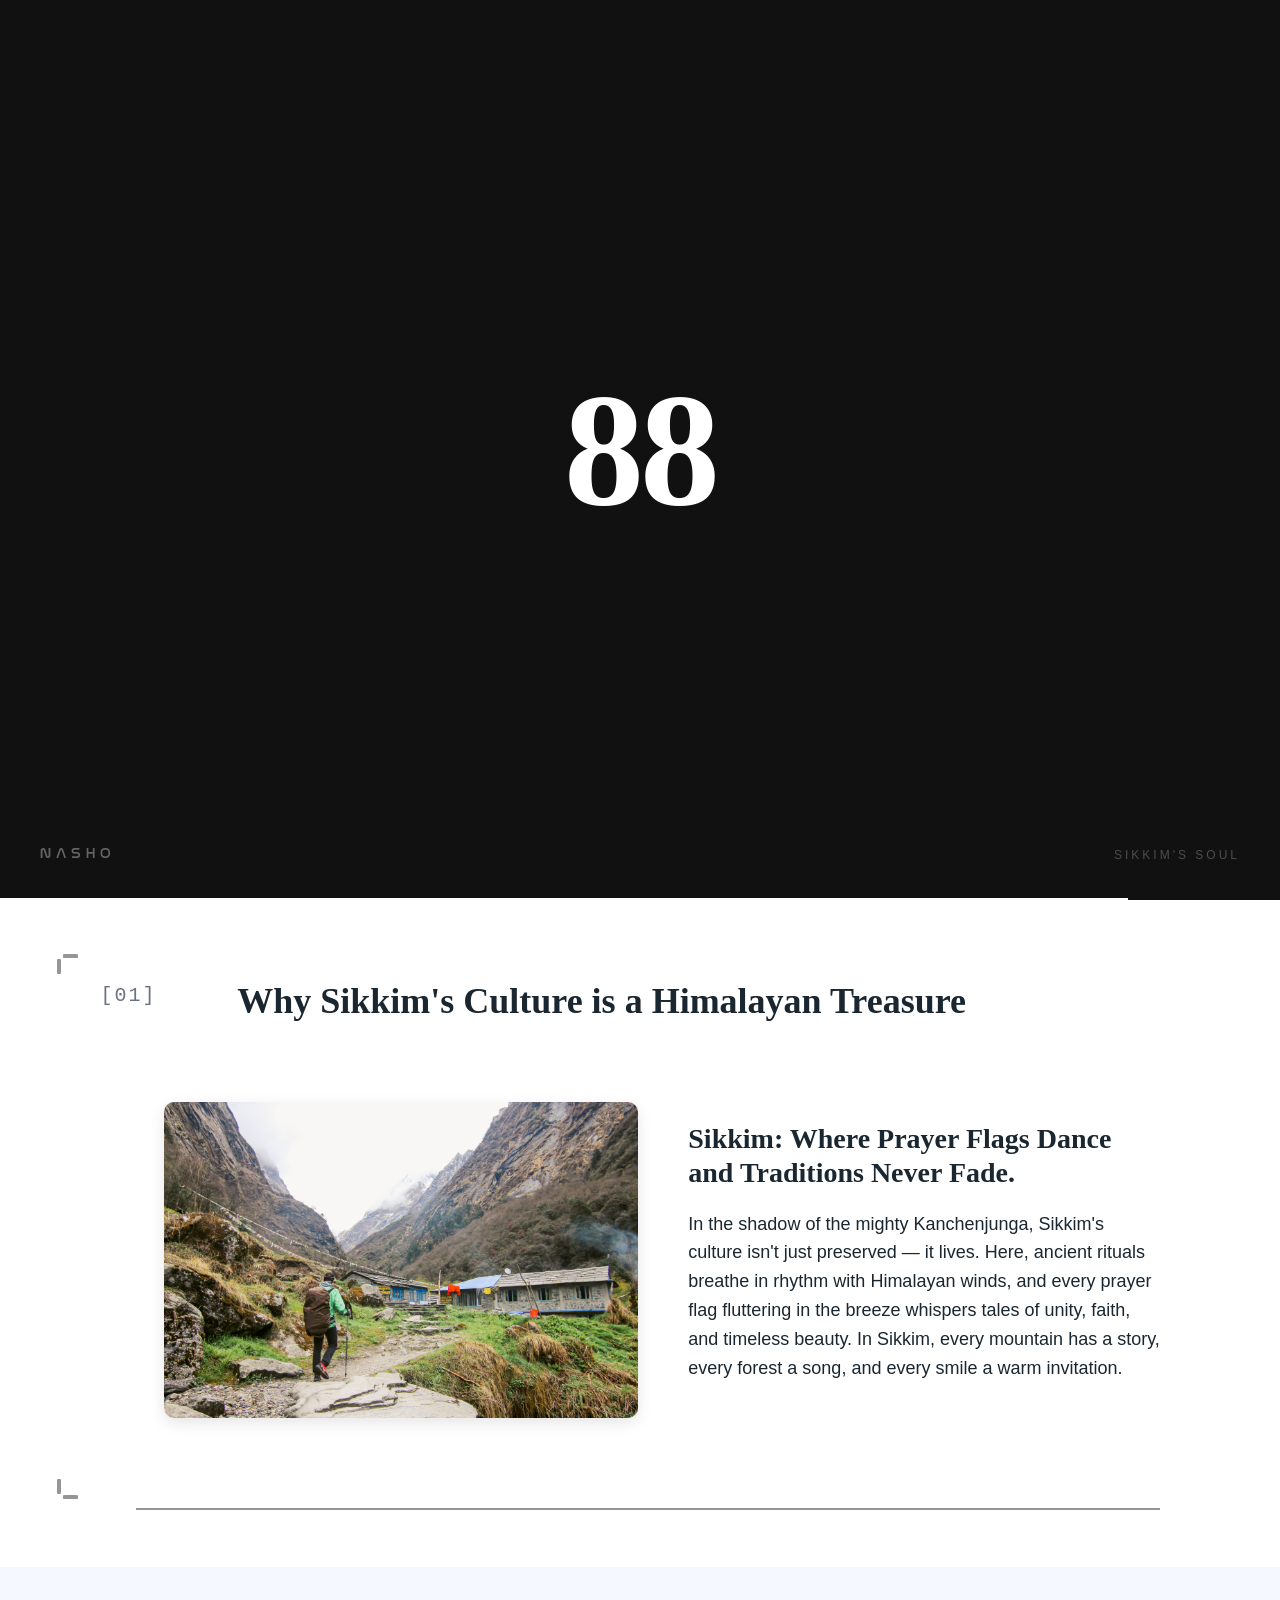
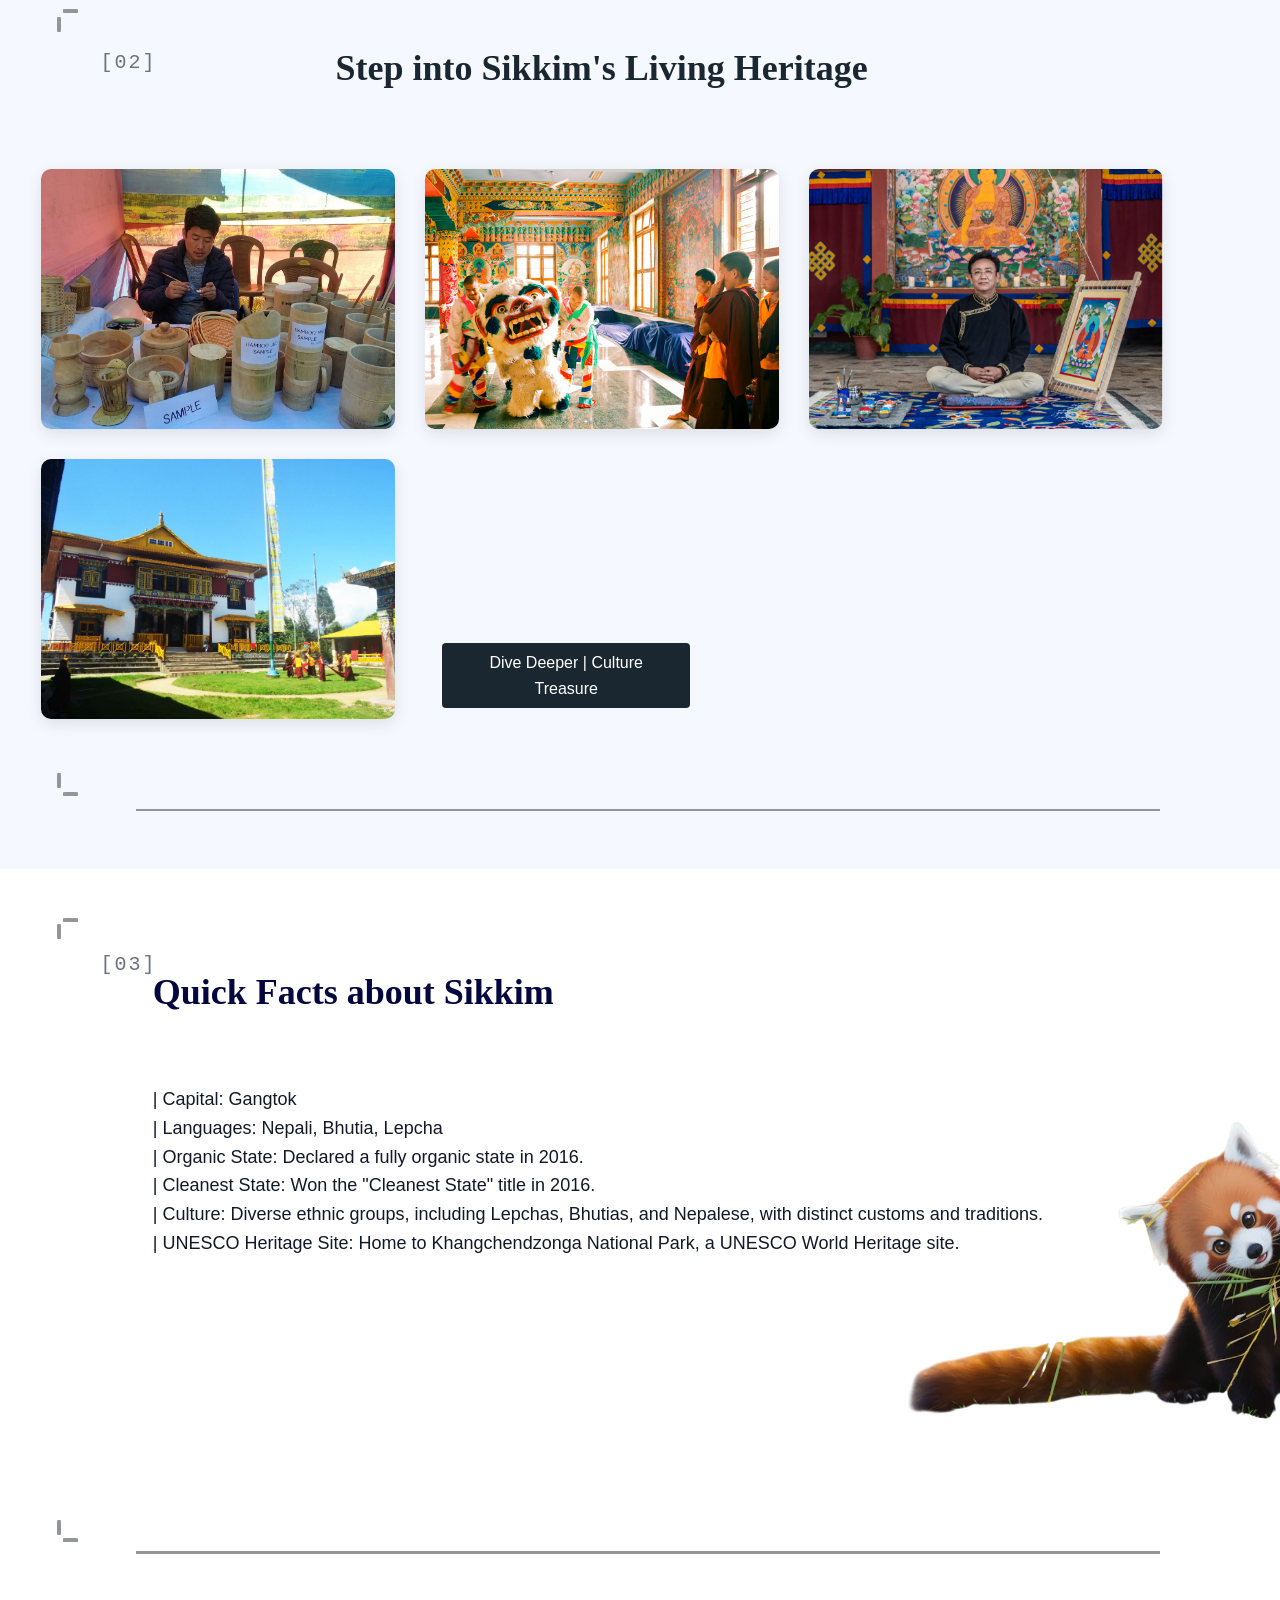
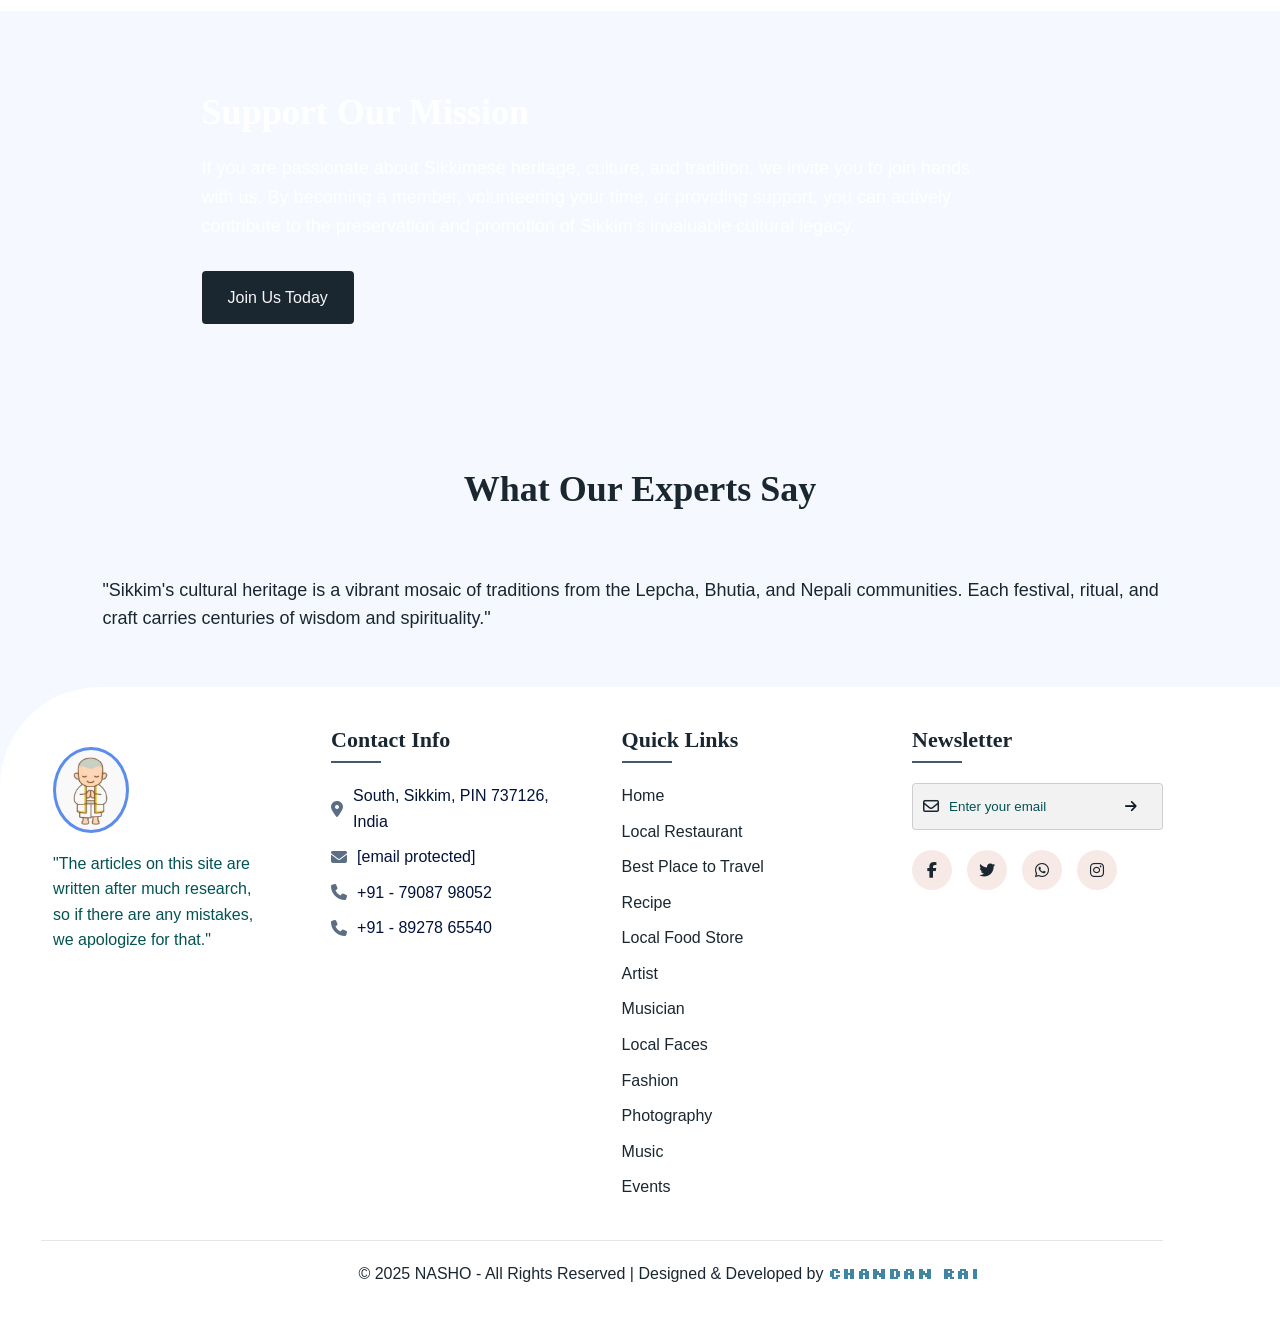
<file: index.html>
<!DOCTYPE html>
<html lang="en">

<head>
    <title>NASHO | Home</title>

    <meta charset="UTF-8">
    <meta name="viewport" content="width=device-width, initial-scale=1.0">
    <meta name="description" content="NASHO - Preserving and promoting Sikkimese heritage, culture, and tradition">

    <!-- Font Awesome -->
    <link rel="stylesheet" href="https://cdnjs.cloudflare.com/ajax/libs/font-awesome/6.4.0/css/all.min.css"
        integrity="sha512-iecdLmaskl7CVkqkXNQ/ZH/XLlvWZOJyj7Yy7tcenmpD1ypASozpmT/E0iPtmFIB46ZmdtAc9eNBvH0H/ZpiBw=="
        crossorigin="anonymous" referrerpolicy="no-referrer">
    <link href="https://fonts.googleapis.com/css2?family=Silkscreen&display=swap" rel="stylesheet">

    <!-- Custom CSS -->
    <link rel="stylesheet" href="index.css">
    <link rel="stylesheet" href="loader.css">
    <link rel="icon" href="./images/loco.png">
</head>

<body>

<!-- ===== LOADER ===== -->
<div id="loader">
    <div class="panel-top"></div>
    <div class="panel-bottom"></div>
    <span class="loader-count">0</span>
    <div class="loader-line"></div>
    <span class="loader-brand">NASHO</span>
    <span class="loader-tag">Sikkim's Soul</span>
</div>


    <!-- ===== NAVBAR ===== -->
    <nav class="navbar" id="navbar">
        <div class="logo">
            <h1>NASHO</h1>
        </div>

        <div class="menu-toggle" id="menuToggle">
            <span class="bar"></span>
            <span class="bar"></span>
            <span class="bar"></span>
        </div>

        <ul class="nav-links" id="navLinks">
            <li><a href="index.html" class="active">Home</a></li>

            <li class="dropdown">
                <a href="#">Places +</a>
                <ul class="dropdown-menu">
                    <li><a href="localresturant.html">Local Restaurant</a></li>
                    <li><a href="#">Best Place to Travel</a></li>
                </ul>
            </li>

            <li class="dropdown">
                <a href="#">Food +</a>
                <ul class="dropdown-menu">
                    <li><a href="#">Recipe</a></li>
                    <li><a href="#">Local Food Store</a></li>
                </ul>
            </li>

            <li class="dropdown">
                <a href="#">People +</a>
                <ul class="dropdown-menu">
                    <li><a href="#">Artist</a></li>
                    <li><a href="#">Musician</a></li>
                    <li><a href="#">Local Faces</a></li>
                </ul>
            </li>
            <li class="dropdown">
                <a href="#">Art +</a>
                <ul class="dropdown-menu">
                    <li><a href="#">Fashion</a></li>
                    <li><a href="#">Photography</a></li>
                    <li><a href="#">Music</a></li>
                    <li><a href="#">Events</a></li>
                </ul>
            </li>

            <li><a href="about.html">About Us</a></li>
            <li><a href="#">Explore Cultures</a></li>
        </ul>
    </nav>

    <!-- ===== HERO ===== -->
    <header class="hero" id="home">
        <div class="container">
            <div class="hero-content">
                <h1>Discover. Sikkim's. Soul</h1>
                <p>Where Monasteries Whisper and Festivals Roar.</p>
                <a href="#" class="btn btn-outline">Explore Sikkim's Soul</a>
            </div>
        </div>
    </header>

    <!-- ===== ABOUT SECTION ===== -->
    <section class="about-section" id="about">
        <div class="container">

            <section class="corner-section">
                <div class="c-tl-h"></div>
                <div class="c-tl-v"></div>
                <div class="c-tr-h"></div>
                <div class="c-tr-v"></div>
                <span class="section-idx">[01]</span>


                <div class="section-header">
                    <h2>Why Sikkim's Culture is a Himalayan Treasure</h2>
                </div>
                <div class="about-content">
                    <div class="about-image">
                        <img src="images/ab-sik.jpg" loading="lazy" alt="Sikkimese Festival">
                    </div>
                    <div class="about-text">
                        <h3>Sikkim: Where Prayer Flags Dance and Traditions Never Fade.</h3>
                        <p>In the shadow of the mighty Kanchenjunga, Sikkim's culture isn't just preserved — it lives.
                            Here, ancient rituals breathe in rhythm with Himalayan winds, and every prayer flag
                            fluttering in the breeze whispers tales of unity, faith, and timeless beauty. In Sikkim,
                            every mountain has a story, every forest a song, and every smile a warm invitation.</p>
                    </div>
                </div>

                <div class="c-bl-h"></div>
                <div class="c-bl-v"></div>
                <div class="c-br-h"></div>
                <div class="c-br-v"></div>
                <hr class="vu">
            </section>

        </div>
    </section>

    <!-- ===== CULTURE SECTION ===== -->
    <section class="culture-section">
        <div class="container">

            <section class="corner-section">
                <div class="c-tl-h"></div>
                <div class="c-tl-v"></div>
                <div class="c-tr-h"></div>
                <div class="c-tr-v"></div>
                <span class="section-idx">[02]</span>

                <div class="section-header">
                    <h2>Step into Sikkim's Living Heritage</h2>
                </div>
                <div class="festivals-grid">
                    <div class="festival-card">
                        <div class="festival-image">
                            <img src="images/buuq.png" alt="Bamboo Weaving">
                            <div class="overlay">
                                <h4>Meet the Guardians of the Himalayas</h4>
                            </div>
                        </div>
                    </div>

                    <div class="festival-card">
                        <div class="festival-image">
                            <img src="images/loshar.jpg" alt="Losar Festival">
                            <div class="overlay">
                                <h4>Celebrate Losar with Zeal and Enthusiasm.</h4>
                            </div>
                        </div>
                    </div>

                    <div class="festival-card">
                        <div class="festival-image">
                            <img src="images/thangka.png" alt="Thangka Painting">
                            <div class="overlay">
                                <h4>Art Born from Devotion and Skill.</h4>
                            </div>
                        </div>

                    </div>

                    <div class="festival-card">
                        <div class="festival-image">
                            <img src="images/pemayangtse.jpg" alt="Pemayangtse Monastery">
                            <div class="overlay">
                                <h4>Where Spirituality Touches the Sky.</h4>
                            </div>
                        </div>
                    </div>

                    <a href="#" class="cul-bbt">Dive Deeper | Culture Treasure</a>
                </div>

                <div class="c-bl-h"></div>
                <div class="c-bl-v"></div>
                <div class="c-br-h"></div>
                <div class="c-br-v"></div>
                <hr class="vu">
            </section>


        </div>
    </section>

    <!-- ===== QUICK FACTS ===== -->
    <section class="fact-section">
        <div class="container">

            <section class="corner-section">
                <div class="c-tl-h"></div>
                <div class="c-tl-v"></div>
                <div class="c-tr-h"></div>
                <div class="c-tr-v"></div>
                <span class="section-idx">[03]</span>

                <div class="sikkim-fact">

                    <h2>Quick Facts about Sikkim</h2>
                    <p>
                        | Capital: Gangtok<br>
                        | Languages: Nepali, Bhutia, Lepcha<br>
                        | Organic State: Declared a fully organic state in 2016.<br>
                        | Cleanest State: Won the "Cleanest State" title in 2016.<br>
                        | Culture: Diverse ethnic groups, including Lepchas, Bhutias, and Nepalese, with distinct
                        customs and traditions.<br>
                        | UNESCO Heritage Site: Home to Khangchendzonga National Park, a UNESCO World Heritage site.
                    </p>
                    <img src="images/popp.png" alt="Sikkim illustration">
                    <div class="c-bl-h"></div>
                    <div class="c-bl-v"></div>
                    <div class="c-br-h"></div>
                    <div class="c-br-v"></div>
                </div><!-- end .sikkim-fact -->
                <hr class="vu">
            </section>

        </div>
        </div>
    </section>

    <!-- ===== SUPPORT SECTION ===== -->
    <section class="support-section">
        <div class="container">
            <div class="support-content">
                <h2>Support Our Mission</h2>
                <p>If you are passionate about Sikkimese heritage, culture, and tradition, we invite you to join hands
                    with us. By becoming a member, volunteering your time, or providing support, you can actively
                    contribute to the preservation and promotion of Sikkim's invaluable cultural legacy.</p>
                <a href="members.html" class="btn btn-primary">Join Us Today</a>
            </div>
        </div>
    </section>

    <!-- ===== EXPERTS SECTION ===== -->
    <section class="experts">
        <div class="exp-container">
            <h2>What Our Experts Say</h2>
            <p>"Sikkim's cultural heritage is a vibrant mosaic of traditions from the Lepcha, Bhutia, and Nepali
                communities. Each festival, ritual, and craft carries centuries of wisdom and spirituality."</p>
        </div>
    </section>

    <!-- ===== FOOTER ===== -->
    <footer class="footer" id="contact">
        <div class="container">
            <div class="footer-content">
                <div class="footer-about">
                    <img src="images/cute-monk.png" alt="NASHO Logo" class="footer-logo">
                    <p>"The articles on this site are written after much research, so if there are any mistakes, we
                        apologize for that."</p>
                </div>

                <div class="footer-contact">
                    <h3>Contact Info</h3>
                    <p><i class="fas fa-map-marker-alt"></i> South, Sikkim, PIN 737126, India</p>
                    <p><i class="fas fa-envelope"></i> <a href="/cdn-cgi/l/email-protection" class="__cf_email__" data-cfemail="05666d646b61646b6e6d64696c6b6232456268646c692b666a68">[email&#160;protected]</a></p>
                    <p><i class="fas fa-phone"></i> +91 - 79087 98052</p>
                    <p><i class="fas fa-phone"></i> +91 - 89278 65540</p>
                </div>

                <div class="footer-links">
                    <h3>Quick Links</h3>
                    <ul>
                        <li><a href="#home">Home</a></li>
                        <li><a href="localresturant.html">Local Restaurant</a></li>
                        <li><a href="blog.html">Best Place to Travel</a></li>
                        <li><a href="members.html">Recipe</a></li>
                        <li><a href="#contact">Local Food Store</a></li>
                        <li><a href="#contact">Artist</a></li>
                        <li><a href="#contact">Musician</a></li>
                        <li><a href="#contact">Local Faces</a></li>
                        <li><a href="#contact">Fashion</a></li>
                        <li><a href="#contact">Photography</a></li>
                        <li><a href="#contact">Music</a></li>
                        <li><a href="#contact">Events</a></li>
                    </ul>
                </div>

                <div class="footer-newsletter">
                    <h3>Newsletter</h3>
                    <div class="newsletter-form">
                        <div class="input-group">
                            <i class="far fa-envelope"></i>
                            <input type="email" placeholder="Enter your email">
                            <button type="button"><i class="fas fa-arrow-right"></i></button>
                        </div>
                    </div>
                    <div class="social-icons">
                        <a href="#"><i class="fab fa-facebook-f"></i></a>
                        <a href="#"><i class="fab fa-twitter"></i></a>
                        <a href="https://wa.me/qr/OTBWY7E7E6YRA1"><i class="fab fa-whatsapp"></i></a>
                        <a href="https://www.instagram.com/_drunken_dancer?igsh=MnBhcXJ0ZGpoZGY0"><i
                                class="fab fa-instagram"></i></a>
                    </div>
                </div>
            </div>

            <div class="footers-bottom">
                <p>&copy; 2025 NASHO - All Rights Reserved | Designed & Developed by <a href="#"><span class="dev-credit">Chandan Rai</span></a></p>
                
            </div>
        </div>
    </footer>

    <!-- ===== JAVASCRIPT ===== -->

    <script src="loader.js"></script>
    
     <script>
        // Mobile Menu Toggle
        const menuToggle = document.getElementById('menuToggle');
        const navLinks = document.getElementById('navLinks');

        menuToggle.addEventListener('click', () => {
            navLinks.classList.toggle('active');
            menuToggle.classList.toggle('active');
        });

        // Close mobile menu when clicking a link, except for dropdown toggles
        document.querySelectorAll('.nav-links a').forEach(link => {
            link.addEventListener('click', (e) => {
                // If the link has a dropdown menu next to it
                if (link.nextElementSibling && link.nextElementSibling.classList.contains('dropdown-menu')) {
                    e.preventDefault();

                    // Close other active dropdowns
                    document.querySelectorAll('.dropdown.active').forEach(d => {
                        if (d !== link.parentElement) d.classList.remove('active');
                    });

                    link.parentElement.classList.toggle('active');
                    return; // Do not close the mobile menu
                }

                navLinks.classList.remove('active');
                menuToggle.classList.remove('active');
            });
        });

        // Close dropdowns if clicked outside
        document.addEventListener('click', (e) => {
            if (!e.target.closest('.dropdown')) {
                document.querySelectorAll('.dropdown.active').forEach(dropdown => {
                    dropdown.classList.remove('active');
                });
            }
        });

        // Navbar scroll effect
        window.addEventListener('scroll', () => {
            const navbar = document.querySelector('.navbar');
            navbar.classList.toggle('scrolled', window.scrollY > 50);
        });
    </script>

</body>

</html>
</file>
<file: index.css>
/* ===== GLOBAL STYLES ===== */
:root {
    --primary-color: #044d22;
    --secondary-color: #03073d;
    --accent-color: #2e7ab8;
    --light-color: #f5f9ff;
    --dark-color: #111827;
    --gray-color: #6b7280;
    --overlay-color: rgba(3, 7, 61, 0.7);

    --bg-body: #f5f9ff;
    --bg-section: #ffffff;
    --bg-section-alt: #f5f9ff;
    --bg-footer: #ffffff;
    --bg-footer-about: #f5f9ff;
    --text-main: #111827;
    --text-muted: #035353;
    --text-heading: #03073d;
    --card-bg: #ffffff;
    --input-bg: rgba(0, 0, 0, 0.05);
    --input-border: rgba(0, 0, 0, 0.15);
    --input-color: #111827;
    --border-color: rgba(0, 0, 0, 0.1);

    --heading-font: 'Playfair Display', serif;
    --body-font: 'Poppins', sans-serif;

    --container-width: 1200px;
    --section-spacing: 8rem;
}

* {
    margin: 0;
    padding: 0;
    box-sizing: border-box;
}

html {
    scroll-behavior: smooth;
    font-size: 62.5%;
}

body {
    font-family: var(--body-font);
    font-size: 1.6rem;
    line-height: 1.6;
    color: var(--text-main);
    background-color: var(--bg-body);
    overflow-x: hidden;
}

h1,
h2,
h3,
h4,
h5,
h6 {
    font-family: var(--heading-font);
    font-weight: 700;
    line-height: 1.2;
    margin-bottom: 1.5rem;
    color: var(--text-heading);
}

h1 {
    font-size: 4.8rem;
}

h2 {
    font-size: 3.6rem;
    margin-bottom: 7%;
}

h3 {
    font-size: 2.8rem;
}

h4 {
    font-size: 2.2rem;
}

p {
    margin-bottom: 1.5rem;
}

img {
    max-width: 100%;
    height: auto;
    display: block;
}

ul {
    list-style: none;
}

a {
    text-decoration: none;
    color: inherit;
    transition: all 0.3s ease;
}

.container {
    width: 90%;
    max-width: var(--container-width);
    margin: 0 auto;
    padding: 0 1.5rem;
    margin-left: 2%;
}

.section-header {
    text-align: center;
    margin-bottom: 4rem;
}

.divider {
    height: 0.4rem;
    width: 6rem;
    background-color: var(--primary-color);
    margin: 2rem auto;
    border-radius: 2px;
}

/* ===== BUTTONS ===== */
.btn {
    display: inline-block;
    padding: 1.2rem 2.4rem;
    font-size: 1.6rem;
    font-weight: 500;
    border-radius: 0.4rem;
    cursor: pointer;
    transition: all 0.3s ease;
    text-align: center;
}

.btn-primary {
    background-color: #1A2730;
    color: #f7f4f7;
    border: 2px solid #1A2730;
}

.btn-primary:hover {
    background-color: transparent;
    color: #fff;
}

.btn-secondary {
    background-color: transparent;
    color: var(--primary-color);
    border: 2px solid var(--primary-color);
}

.btn-secondary:hover {
    background-color: var(--primary-color);
    color: white;
}

.btn-outline {
    background-color: transparent;
    color: white;
    border: 1px solid white;
}

.btn-outline:hover {
    background-color: white;
    color: var(--primary-color);
}

.text-link {
    color: var(--accent-color);
    font-weight: 500;
    position: relative;
    padding-bottom: 0.2rem;
}

.text-link::after {
    content: '';
    position: absolute;
    bottom: 0;
    left: 0;
    width: 0;
    height: 1px;
    background-color: var(--accent-color);
    transition: width 0.3s ease;
}

.text-link:hover::after {
    width: 100%;
}

/* ===== CORNER BLINK ANIMATIONS ===== */
@keyframes blink-tl {
    0%, 100% { opacity: 1; }
    50%       { opacity: 0; }
}
@keyframes blink-tr {
    0%, 100% { opacity: 1; }
    50%       { opacity: 0; }
}
@keyframes blink-bl {
    0%, 100% { opacity: 1; }
    50%       { opacity: 0; }
}
@keyframes blink-br {
    0%, 100% { opacity: 1; }
    50%       { opacity: 0; }
}

/* Divider of section */
.corner-section {
    position: relative;
}

/* Top-left  */
.c-tl-h {
    position: absolute;
    top: -5%;
    left: 2%;
    width: 15px;
    height: 4px;
    background: #939596;
    border-radius: 15%;
    animation: blink-tl 1.1s ease-in-out infinite;
}

.c-tl-v {
    position: absolute;
    top: -4%;
    left: 1.5%;
    width: 4px;
    height: 15px;
    background: #939596;
    border-radius: 15%;
    animation: blink-tl 1.1s ease-in-out infinite;
}

/* Top-right */
.c-tr-h {
    position: absolute;
    top: -5%;
    right: -20%;
    width: 15px;
    height: 4px;
    background: #939596;
    border-radius: 15%;
    animation: blink-tr 1.7s ease-in-out infinite;
}

.c-tr-v {
    position: absolute;
    top: -4%;
    right: -20.5%;
    width: 4px;
    height: 15px;
    background: #939596;
    border-radius: 15%;
    animation: blink-tr 1.7s ease-in-out infinite;
}

/* Bottom-left */
.c-bl-h {
    position: absolute;
    bottom: 2%;
    left: 2%;
    width: 15px;
    height: 4px;
    background: #939596;
    border-radius: 15%;
    animation: blink-bl 2.3s ease-in-out infinite;
}

.c-bl-v {
    position: absolute;
    bottom: 3%;
    left: 1.5%;
    width: 4px;
    height: 15px;
    background: #939596;
    border-radius: 15% ;
    animation: blink-bl 2.3s ease-in-out infinite;
}

/* Bottom-right */
.c-br-h {
    position: absolute;
    bottom: 2%;
    right: -20%;
    width: 15px;
    height: 4px;
    background: #939596;
    border-radius: 15%;
    animation: blink-br 1.5s ease-in-out infinite;
}

.c-br-v {
    position: absolute;
    bottom: 3%;
    right: -20.5%;
    width: 4px;
    height: 15px;
    background: #939596;
    border-radius: 15%;
    animation: blink-br 1.5s ease-in-out infinite;
}

/* Section index label [ 01 ] */
.section-idx {
    position: absolute;
    top: 0 ;
    left: 60px;
    font-size: 2rem;
    color: var(--gray-color);
    letter-spacing: 2px;
    font-family: monospace;
}

/* horizantel line*/
.vu {
    display: block;
    margin-left: 8.5%;
    margin-right: auto;
    margin-top: 8%;
    width: 80vw;
    height: 2.2px;
    border: none;
    background-color: #939596;
    margin-bottom: -2%;
}
/* ===== NAVBAR ===== */
.navbar {
    display: flex;
    justify-content: space-between;
    align-items: center;
    padding: 0.5rem 5%;
    position: fixed;
    top: 0;
    left: 0;
    right: 0;
    z-index: 1000;
    background-color: #292727;
    transition: background-color 0.3s ease, box-shadow 0.3s ease;
}

.navbar.scrolled {
    box-shadow: 0 5px 10px rgba(0, 0, 0, 0.5);
    background-color: rgba(39, 38, 38, 0.95);
    opacity: 0.95;
}

.navbar.scrolled h1 {
    color: #ffffff;
}

.navbar.scrolled .nav-links a {
    color: #ffffff;
}

@font-face {
    font-family: 'Nasalization';
    src: url('fonts/nasalization\ rg.ttf') format('woff2');
}

.logo h1 {
    color: #ffffff;
    padding-left: 5rem;
    padding-top: 2rem;
    font-size: 3rem;
    font-family: 'Nasalization';
}

.nav-links {
    display: flex;
    gap: 2rem;
    padding-right: 5%;
}

.nav-links a {
    color: #ffffff;
    font-size: 2.1rem;
    font-weight: 520;
    padding: 0.5rem 1rem;
    position: relative;
    transition: all 0.3s ease;
}

.nav-links a:hover {
    color: rgb(6, 86, 59);
}

.nav-scroll-link.active {
    color: rgb(6, 86, 59) !important;
}

.nav-scroll-link::after {
    content: '';
    position: absolute;
    bottom: 0;
    left: 50%;
    transform: translateX(-50%);
    width: 0;
    height: 2px;
    background-color: rgb(6, 86, 59);
    transition: width 0.3s ease;
}

.nav-scroll-link.active::after,
.nav-scroll-link:hover::after {
    width: 80%;
}

/* ===== DROPDOWN ===== */
.dropdown {
    position: relative;
}

.dropdown-menu {
    display: none;
    position: absolute;
    background-color: rgb(0, 0, 0);
    box-shadow: 0 8px 16px rgba(0, 0, 0, 0.1);
    min-width: 200px;
    padding: 1rem 0;
    border-radius: 10px;
    top: 100%;
    left: 0;
    z-index: 1000;
}

.dropdown-menu li a {
    display: block;
    padding: 0.8rem 1.5rem;
    color: #fffdfd;
    white-space: nowrap;
    text-decoration: none;
    transition: background-color 0.2s ease;
}

.dropdown-menu li a:hover {
    background-color: #151615;
}

.dropdown.active .dropdown-menu {
    display: block;
}

/* ===== MENU TOGGLE ===== */
.menu-toggle {
    display: none;
    flex-direction: column;
    justify-content: space-between;
    width: 3rem;
    height: 2.1rem;
    cursor: pointer;
}

.menu-toggle .bar {
    width: 100%;
    height: 3px;
    background-color: #ffffff;
    border-radius: 3px;
    transition: all 0.3s ease;
}

/* ===== HERO ===== */
.hero {
    height: 100vh;
    background-image: linear-gradient(rgba(22, 26, 41, 0.7), rgba(4, 9, 30, 0.7)), url(images/fas.jpg);
    background-attachment: fixed;
    background-position: center;
    background-size: cover;
    position: relative;
    color: white;
    display: flex;
    align-items: center;
}

.hero-content {
    text-align: center;
    padding-top: 10%;
    padding-left: 25%;
}


@font-face {
    font-family: 'Nasalization';
    src: url('fonts/nasalization\ rg.ttf') format('woff2');
}

.logo h1 {
    color: #ffffff;
    padding-left: 5rem;
    padding-top: 2rem;
    font-size: 3rem;
    font-family: 'Nasalization';
}

.hero h1{
    font-size: 6.5rem;
    letter-spacing: 5px;
    font-weight: 900;
    color: #fff;
}

.hero-content p {
    font-size: 2.4rem;
    margin-bottom: 3rem;
}

/* ===== ABOUT SECTION ===== */
.about-section {
    padding: var(--section-spacing) 0;
    background-color: var(--bg-section);
 
}

.about-content {
    display: grid;
    grid-template-columns: 1fr 1fr;
    gap: 5rem;
    align-items: center;
    margin-left: 11%;
}

.about-image img {
    border-radius: 1rem;
    box-shadow: 0 5px 15px rgba(0, 0, 0, 0.1);
}

.section-header h2 {
    text-align: center;
    margin-left: 0%;
    margin-top: 0%;
    color: #1A2730;
}

.about-text h3 {
    margin-bottom: 2rem;
    color: #1A2730;
}

.about-text p {
    font-size: 1.8rem;
    color: #1A2730;
}

/* ===== CULTURE SECTION ===== */
.culture-section {
    padding: var(--section-spacing) 0;
    background-color: var(--bg-section-alt);
    
}

.cul-bbt {
    color: #fff;
    background-color: #1A2730;
    margin-left: 5%;
    display: inline-block;
    padding: 0.7rem 2rem;
    height: 6.5rem;
    font-size: 1.6rem;
    font-weight: 500;
    border-radius: 0.4rem;
    cursor: pointer;
    transition: all 0.3s ease;
    text-align: center;
    margin-top: 52%;
    margin-right: 25%;
}

.cul-bbt:hover {
    background-color: transparent;
    color: #1A2730;
    border: 2px solid #45586C;
}

.festivals-grid {
    display: grid;
    grid-template-columns: repeat(auto-fit, minmax(30rem, 1fr));
    gap: 3rem;
    margin-top: 5rem;
}

.festival-card {
    overflow: hidden;
    border-radius: 1rem;
    box-shadow: 0 5px 15px rgba(0, 0, 0, 0.1);
    transition: transform 0.3s ease, box-shadow 0.3s ease;
}

.festival-card:hover {
    transform: translateY(-5px);
}

.festival-image {
    position: relative;
    height: 26rem;
    overflow: hidden;
    cursor: pointer;
}

.festival-image img {
    width: 100%;
    height: 100%;
    object-fit: cover;
    transition: transform 0.5s ease;
}

.festival-card:hover .festival-image img {
    transform: scale(1.1);
}

.overlay {
    position: absolute;
    top: 0;
    left: 0;
    width: 100%;
    height: 100%;
    background: linear-gradient(to top, rgba(0, 0, 0, 0.8), transparent);
    display: flex;
    flex-direction: column;
    justify-content: flex-end;
    align-items: center;
    padding: 2rem;
    opacity: 0;
    transition: opacity 0.3s ease;
}

.festival-card:hover .overlay {
    opacity: 1;
}

.overlay h4 {
    color: white;
    margin-bottom: 1.5rem;
}

/* ===== QUICK FACTS ===== */
.fact-section {
    padding: var(--section-spacing) 0;
    background-color: var(--bg-section);
}

.sikkim-fact {
    margin-left: 10%;
}

.sikkim-fact{
    padding-top: 2%;
}
.sikkim-fact p {
    margin-top: 0%;
    font-size: 1.8rem;
    margin-right: 9%;
    color: var(--text-main);
    height: 21vh;
}

.sikkim-fact img {
    height: 45vh;
    margin-left: 64%;
    margin-top: -23%;
}


/* ===== SUPPORT SECTION ===== */
.support-section {
    padding: var(--section-spacing) 0;
    background-image: linear-gradient(rgba(110, 111, 114, 0.8), rgba(124, 125, 128, 0.8)), url(images/look.jpg);
    background-attachment: fixed;
    background-position: center;
    background-size: cover;
    color: white;
}

.support-content {
    max-width: 80rem;
    margin: 0 auto;
    text-align: left;
}

.support-content h2 {
    color: white;
    margin-bottom: 2rem;
}

.support-content p {
    font-size: 1.8rem;
    margin-bottom: 3rem;
}

/* ===== EXPERT SECTION ===== */
.experts {
    background-color: var(--bg-section-alt);
    padding-bottom: 3%;
}

.exp-container h2 {
    text-align: center;
    padding-top: 5%;
    color: #1A2730;
}

.exp-container p {
    text-align: left;
    padding-left: 8%;
    padding-right: 8%;
    font-size: 1.8rem;
    margin-top: -2%;
    color: #1A2730;
}

/* ===== FOOTER ===== */
.footer {
    background-color: var(--bg-footer);
    color: #1A2730;
    padding: 4rem 0 2rem;
    border-top-left-radius: 10rem;
}

.footer-content {
    display: grid;
    grid-template-columns: repeat(auto-fit, minmax(25rem, 1fr));
    gap: 4rem;
    margin-bottom: 4rem;
}

.footer-about {
    padding: 2rem 2rem 2rem 5%;
    border-radius: 1rem 0 0 0;
}

.footer-logo {
    height: 20%;
    width: 35%;
    background-color: #f9f9fa;
    border-radius: 50%;
    border: 3px solid rgb(92, 141, 237);
    margin-bottom: 8%;
}

.footer-about p {
    color: var(--text-muted);
}

.footer h3 {
    color: #1A2730;
    font-size: 2.2rem;
    margin-bottom: 2rem;
    position: relative;
    padding-bottom: 1rem;
}

.footer h3::after {
    content: '';
    position: absolute;
    bottom: 0;
    left: 0;
    width: 5rem;
    height: 2px;
    background-color: #45586C;
}

.footer-contact p {
    margin-bottom: 1rem;
    display: flex;
    align-items: center;
    gap: 1rem;
    color: #02123a;
}

.footer-contact p i {
    color: #5c6e83;
}

.footer-links ul {
    display: flex;
    flex-direction: column;
    gap: 1rem;
}

.footer-links a:hover {
    color: var(--primary-color);
    margin-left: 0.5rem;
}

.newsletter-form {
    margin-bottom: 2rem;
}

.input-group {
    display: flex;
    align-items: center;
    background-color: var(--input-bg);
    padding: 1rem;
    border-radius: 0.4rem;
    border: 1px solid var(--input-border);
}

.input-group i {
    margin-right: 1rem;
}

.input-group input {
    background: transparent;
    border: none;
    outline: none;
    color: var(--input-color);
    width: 100%;
}

.input-group input::placeholder {
    color: var(--text-muted);
}

.input-group button {
    background: transparent;
    border: none;
    color: var(--input-color);
    cursor: pointer;
    padding: 0.5rem;
}

.social-icons {
    display: flex;
    gap: 1.5rem;
    margin-top: 2rem;
}

.social-icons a {
    display: flex;
    align-items: center;
    justify-content: center;
    width: 4rem;
    height: 4rem;
    background-color: rgba(177, 48, 12, 0.1);
    border-radius: 50%;
    transition: all 0.3s ease;
}

.social-icons a:hover {
    background-color: #B0CEE2;
    transform: translateY(-3px);
}

.footers-bottom {
    padding-left: 12%;
    text-align: center;
    padding-top: 2rem;
    border-top: 1px solid var(--border-color);
}

.dev-credit {
    color: #4085a2;
    font-weight: 600;
    letter-spacing: 0.5px;
    font-family: 'Silkscreen', cursive;
}


/* ===== RESPONSIVE — TABLET (max 992px) ===== */
@media (max-width: 992px) {
    html {
        font-size: 55%;
    }

    .about-content {
        grid-template-columns: 1fr;
        gap: 3rem;
        margin-left: 0;
    }

    .about-image {
        max-width: 60rem;
        margin: 0 auto;
    }

    .section-header h2 {
        margin-left: 0;
        font-size: 3rem;
    }

    .hero-content {
        padding-left: 10%;
        padding-right: 5%;
    }

    .hero-content h1 {
        font-size: 5.5rem;
    }

    .sikkim-fact img {
        margin-left: 50%;
        margin-top: -20%;
        height: 35vh;
    }

    .testimonial {
        width: 100%;
        max-width: 65rem;
    }

    .footer-about {
        border-radius: 0;
        padding-left: 2rem;
    }
}

/* ===== RESPONSIVE — MOBILE (max 768px) ===== */
@media (max-width: 768px) {
    html {
        font-size: 56%;
    }

    .menu-toggle {
        display: flex;
        z-index: 1000;
    }

    .menu-toggle.active .bar:nth-child(1) {
        transform: translateY(9px) rotate(45deg);
    }

    .menu-toggle.active .bar:nth-child(2) {
        opacity: 0;
    }

    .menu-toggle.active .bar:nth-child(3) {
        transform: translateY(-9px) rotate(-45deg);
    }

    .dropdown-menu {
        position: static;
        background-color: transparent;
        box-shadow: none;
        padding-left: 2rem;
        display: none;
    }

    .dropdown.active .dropdown-menu {
        display: block;
    }


/* index [1]*/
    .section-idx {
    position: absolute;
    margin-top: -8%;
    margin-left: -12%;
    font-size: 2rem;
    color: var(--gray-color);
    letter-spacing: 2px;
    font-family: monospace;
   }

  

/* Divider of section */
.corner-section {
    position: relative;
}

/* Top-left  */
.c-tl-h {
    position: absolute;
    top: -5%;
    left: 2%;
    width: 15px;
    height: 4px;
    background: #939596;
    border-radius: 50px;
    animation: blink-tl 1.1s ease-in-out infinite;
}

.c-tl-v {
    position: absolute;
    top: -4.3%;
    left: 1%;
    width: 4px;
    height: 15px;
    background: #939596;
    border-radius: 50px;
    animation: blink-tl 1.1s ease-in-out infinite;
}

/* Top-right */
.c-tr-h {
    position: absolute;
    top: -5%;
    right: 1%;
    width: 15px;
    height: 4px;
    background: #939596;
    border-radius: 50px;
    animation: blink-tr 1.7s ease-in-out infinite;
}

.c-tr-v {
    position: absolute;
    top: -4.3%;
    right: 0%;
    width: 4px;
    height: 15px;
    background: #939596;
    border-radius: 50px;
    animation: blink-tr 1.7s ease-in-out infinite;
}

/* Bottom-left */
.c-bl-v {
    position: absolute;
    bottom: 2.8%;
    left: -2%;
    width: 4px;
    height: 15px;
    background: #939596;
    border-radius: 50px;
    animation: blink-bl 2.3s ease-in-out infinite;
}

.c-bl-h {
    position: absolute;
    bottom: 2%;
    left: 0%;
    width: 15px;
    height: 4px;
    background: #939596;
    border-radius: 50px;
    animation: blink-bl 2.3s ease-in-out infinite;
}

/* Bottom-right */
.c-br-h {
    position: absolute;
    bottom: 2.4%;
    right: 2%;
    width: 15px;
    height: 4px;
    background: #939596;
    border-radius: 50px;
    animation: blink-br 1.5s ease-in-out infinite;
}

.c-br-v {
    position: absolute;
    bottom: 3%;
    right: 0.1%;
    width: 4px;
    height: 15px;
    background: #939596;
    border-radius: 50px;
    animation: blink-br 1.5s ease-in-out infinite;
}



/* horizantel line*/
.vu {
    display: block;
    margin-left: 8.5%;
    margin-right: auto;
    margin-top: 8%;
    width: 70vw;
    height: 2.2px;
    border: none;
    background-color: #939596;
    margin-bottom: -2%;
}


    .logo h1 {
        padding-left: 2rem;
    }

    .nav-links {
        position: fixed;
        top: 0;
        right: -100%;
        width: 80%;
        height: 100vh;
        background-color: #0d1117;
        flex-direction: column;
        justify-content: flex-start;
        align-items: flex-start;
        transition: right 0.3s ease;
        z-index: 999;
        padding-top: 20%;
        padding-left: 8%;
        font-size: 20px;
        box-shadow: -5px 0 20px rgba(0, 0, 0, 0.4);
    }

    .nav-links a {
        color: #ffffff;
    }

    .nav-links.active {
        right: 0;
    }

    .container {
        margin: 0 auto;
    }

    .hero {
        background-image: linear-gradient(rgba(22, 26, 41, 0.7), rgba(4, 9, 30, 0.7)), url(images/nathula.jpg);
        background-attachment: fixed;
    }

    .hero-content {
        text-align: center;
        padding-left: 5%;
        padding-right: 5%;
        margin-left: 0;
    }

    .hero-content h1 {
        font-size: 1rem;
        letter-spacing: 2px;
    }

    .hero-content p {
        font-size: 2rem;
    }

    /* about section first section  div */
    .about-section{
        margin-bottom: -8%;
    }

    .about-section h2{ 
       padding-top: -40%;
        margin-left: -90%;
    }

    .about-content {
        grid-template-columns: 1fr;
        margin-left: 0;
    }

   

    .festivals-grid{
        margin-bottom: 20%;
    }

    .sikkim-fact {
        margin-left: 5%;
        margin-right: 5%;
        
    }

    .sikkim-fact p {
        margin-right: 0;
        margin-bottom: 3%;
    }

    .sikkim-fact img {
        margin-left: 0;
        height: auto;
        max-height: 22vh;
        margin-top: 3%;
    }

    .cul-bbt {
        margin-top: 10%;
        margin-left: 5%;
        margin-right: 0;
        width: 50%;
        text-align: center;
    }

    .fact-section img{
        margin-top: 35%;
    }


    .overlay {
        opacity: 1;
        background: linear-gradient(to top, rgba(0, 0, 0, 0.65), transparent);
   }

    .support-section {
        background-image: linear-gradient(rgba(22, 26, 41, 0.7), rgba(4, 9, 30, 0.7)), url(images/vila.jpg);
        background-attachment: fixed;
    }

    .testimonial {
        width: 100%;
        padding: 2rem;
    }


    .support-section {
        background-attachment: scroll;
    }

    .footer {
        border-top-left-radius: 4rem;
    }

    .footer-content {
        grid-template-columns: 1fr;
        text-align: left;
    }

    .footer-about {
        border-radius: 0;
        padding-left: 2rem;
    }

    .footer-contact {
        text-align: left;
    }

    .footer h3::after {
        left: 0;
        transform: none;
    }

    .footer-logo {
        margin: 0 0 2rem 0;
        height: 41%;
        width: 24%;
    }

    .footer-contact p {
        justify-content: flex-start;
    }

    .social-icons {
        justify-content: flex-start;
    }

    .footers-bottom {
        padding-left: 0;
    }
}

/* ===== RESPONSIVE — SMALL MOBILE (max 576px) ===== */
@media (max-width: 576px) {
    html {
        background-image: linear-gradient(rgba(22, 26, 41, 0.7), rgba(4, 9, 30, 0.7)), url(images/nathula.jpg);
        background-attachment: fixed;
        font-size: 52%;
    }

    .section-header h2 {
        font-size: 2.8rem;
        margin-left: 0;
    }

    .hero-content h1 {
        font-size: 3.8rem;
        letter-spacing: 1px;
    }

    .hero-content p {
        font-size: 1.8rem;
    }

    .festivals-grid {
        grid-template-columns: 1fr;
    }

    .sikkim-fact {
        margin-left: 2%;
    }

    .support-section {
        background-image: linear-gradient(rgba(22, 26, 41, 0.7), rgba(4, 9, 30, 0.7)), url(images/vila.jpg);
        background-attachment: fixed;
    }


    .exp-container p {
        padding-left: 4%;
        padding-right: 4%;
    }

    .footer-logo {
        width: 30%;
    }

    .nav-links {
        width: 100%;
    }
}
</file>
<file: loader.css>
/* ===== LOADER ===== */
#loader {
    position: fixed;
    inset: 0;
    z-index: 9999;
    background: #111;
    display: flex;
    align-items: center;
    justify-content: center;
    overflow: hidden;
}

/* The two halves that split open to reveal the page */
#loader .panel-top,
#loader .panel-bottom {
    position: absolute;
    left: 0;
    width: 100%;
    height: 50%;
    background: #111;
    transition: transform 0.8s cubic-bezier(0.76, 0, 0.24, 1);
    z-index: 2;
}

#loader .panel-top  { top: 0; }
#loader .panel-bottom { bottom: 0; }

#loader.split .panel-top    { transform: translateY(-100%); }
#loader.split .panel-bottom { transform: translateY(100%); }

/* Counter number */
.loader-count {
    position: absolute;
    font-family: 'Playfair Display', serif;
    font-size: clamp(6rem, 18vw, 16rem);
    font-weight: 700;
    color: #fff;
    letter-spacing: -4px;
    z-index: 3;
    transition: opacity 0.3s ease;
    user-select: none;
}

/* Progress line */
.loader-line {
    position: absolute;
    bottom: 0;
    left: 0;
    height: 2px;
    width: 0%;
    background: #fff;
    z-index: 4;
    transition: width linear;
}

/* Site name bottom-left */
.loader-brand {
    position: absolute;
    bottom: 3.5rem;
    left: 4rem;
    font-family: 'Nasalization';
    font-size: 1.4rem;
    letter-spacing: 5px;
    color: rgba(255,255,255,0.35);
    z-index: 3;
    text-transform: uppercase;
}

/* Tagline bottom-right */
.loader-tag {
    position: absolute;
    bottom: 3.5rem;
    right: 4rem;
    font-family: 'Poppins', sans-serif;
    font-size: 1.2rem;
    letter-spacing: 3px;
    color: rgba(255,255,255,0.25);
    z-index: 3;
    text-transform: uppercase;
}

/* After split — hide loader completely */
#loader.done {
    visibility: hidden;
    pointer-events: none;
}

/* ===== RESPONSIVE ===== */
@media (max-width: 768px) {
    .loader-brand { left: 2rem; bottom: 2.5rem; font-size: 1.2rem; }
    .loader-tag   { right: 2rem; bottom: 2.5rem; font-size: 1rem; }
}
</file>
